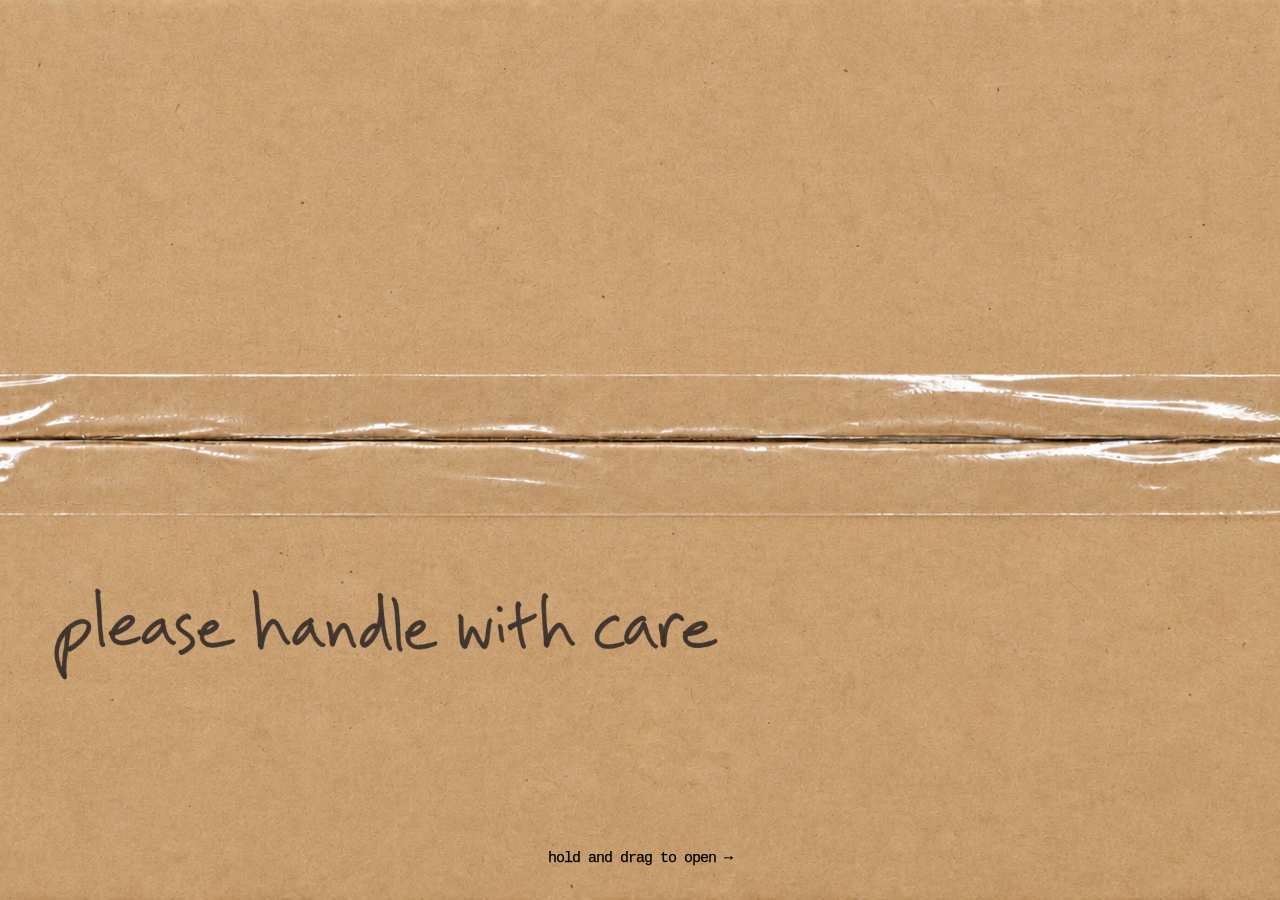
<file: index.html>
<!DOCTYPE html>
<html lang="en">

<head>
    <meta charset="UTF-8">

    <meta
        name="viewport"
        content="width=device-width, initial-scale=1.0"
    >

    <title>Please Handle With Care</title>

    <link
        rel="stylesheet"
        href="index.css"
    >

    <link
        rel="icon"
        type="image/png"
        href="assets/images/index-fav.png"
    >

    <style>
        * {
            box-sizing: border-box;
        }

        html,
        body {
            margin: 0;
            padding: 0;

            width: 100%;
            height: 100%;

            overflow: hidden;
        }

        body {
            opacity: 1;

            transition:
                opacity 0.7s ease;
        }

        body.fade-out {
            opacity: 0;
        }

        .opening-page {
            position: relative;

            display: block;

            width: 100vw;
            height: 100vh;

            cursor: none;
        }

        .box-background {
            position: absolute;

            top: 0;
            left: 0;

            width: 100%;
            height: 100%;

            object-fit: cover;

            opacity: 0;

            transition:
                opacity 0.8s ease;

            z-index: 1;
        }

        .care-text {
            position: absolute;

            top: 70%;
            left: 30%;

            width: 720px;
            max-width: 65vw;
            height: auto;

            transform:
                translate(-50%, -50%);

            opacity: 0;

            transition:
                opacity 0.8s ease;

            z-index: 2;

            pointer-events: none;
        }

        .opening-page.loaded
        .box-background {
            opacity: 1;
        }

        .opening-page.loaded
        .care-text {
            opacity: 0.85;
        }
    </style>
</head>

<body>

    <a
        href="broken.html"
        class="opening-page"
        id="openingPage"
    >

        <img
            src="assets/images/box.png"
            alt="Box"
            class="box-background"
            id="boxBackground"
        >

        <img
            src="assets/images/please handle with care.png"
            alt="Please handle with care"
            class="care-text"
        >

        <p class="cut-instruction">
            hold and drag to open →
        </p>

        <img
            id="scissorCursor"
            src="assets/images/scissor.png"
            alt=""
        >

    </a>


    <script>
        const openingPage =
            document.getElementById(
                "openingPage"
            );

        const boxBackground =
            document.getElementById(
                "boxBackground"
            );

        boxBackground.addEventListener(
            "load",
            function () {

                openingPage.classList.add(
                    "loaded"
                );

            }
        );

        boxBackground.addEventListener(
            "error",
            function () {

                console.log(
                    "box.png 找不到，请检查图片路径"
                );

            }
        );
    </script>


    <script>
        const scissorCursor =
            document.getElementById(
                "scissorCursor"
            );

        let isCutting = false;
        let isLeaving = false;

        const boxScratchSound =
            new Audio(
                "assets/audio/BOX_125782__alienistcog__cardboard-scratches.mp3"
            );

        boxScratchSound.loop = true;
        boxScratchSound.volume = 0.6;


        function startScratchSound() {

            boxScratchSound.currentTime = 0;

            const playPromise =
                boxScratchSound.play();

            if (playPromise !== undefined) {

                playPromise.catch(
                    function () {

                        console.log(
                            "音效播放失败"
                        );

                    }
                );

            }

        }


        function stopScratchSound() {

            boxScratchSound.pause();

            boxScratchSound.currentTime = 0;

        }


        let startX = 0;

        const centerTolerance = 100;

        openingPage.addEventListener(
            "mousemove",
            function (event) {

                scissorCursor.style.left =
                    event.clientX + "px";

                scissorCursor.style.top =
                    event.clientY + "px";

                if (!isCutting) return;

                const isStillInCenter =
                    Math.abs(
                        event.clientY -
                        window.innerHeight / 2
                    ) <= centerTolerance;

                const distance =
                    event.clientX - startX;

                const hasReachedRightSide =
                    event.clientX >=
                    window.innerWidth * 0.88;

                const hasMovedRight =
                    event.clientX > startX;

                if (
                    isCutting &&
                    isStillInCenter &&
                    hasMovedRight &&
                    hasReachedRightSide
                ) {

                    goToNextPage();

                }

            }
        );


        openingPage.addEventListener(
            "mousedown",
            function (event) {

                const isInCenter =
                    Math.abs(
                        event.clientY -
                        window.innerHeight / 2
                    ) <= centerTolerance;

                const isAtLeftSide =
                    event.clientX <=
                    window.innerWidth * 0.12;

                if (
                    !isInCenter ||
                    !isAtLeftSide
                ) {
                    return;
                }

                event.preventDefault();

                isCutting = true;

                startX = event.clientX;
                startY = event.clientY;

                startScratchSound();

                scissorCursor.classList.add(
                    "cutting"
                );

            }
        );


        window.addEventListener(
            "mouseup",
            function () {

                isCutting = false;

                stopScratchSound();

                scissorCursor.classList.remove(
                    "cutting"
                );

            }
        );


        openingPage.addEventListener(
            "click",
            function (event) {

                event.preventDefault();

            }
        );


        function goToNextPage() {

            if (isLeaving) return;

            isLeaving = true;

            stopScratchSound();

            window.location.href =
                "broken.html";

        }
    </script>

</body>

</html>
</file>
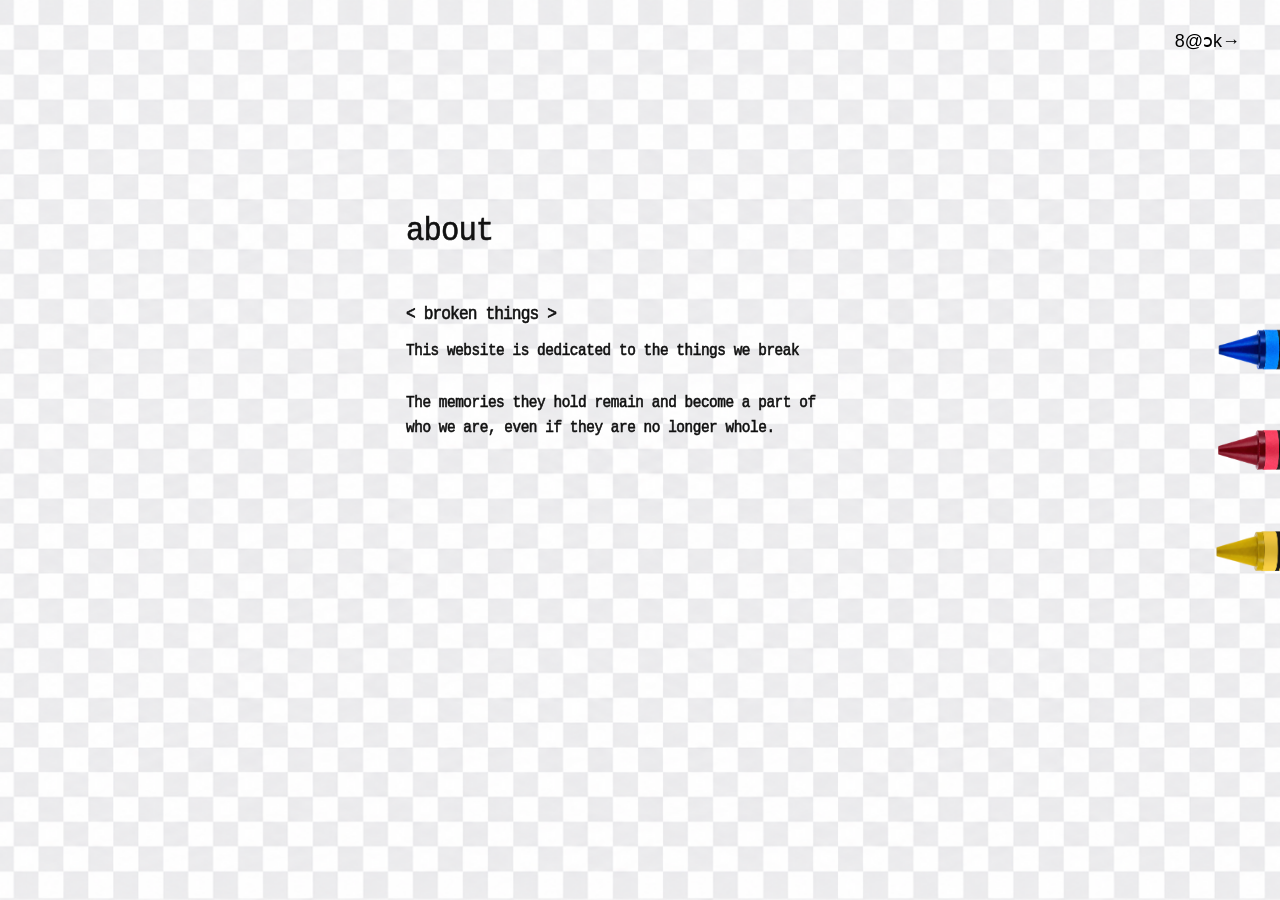
<file: about.html>
<!DOCTYPE html>
<html lang="en">

<head>
    <meta charset="UTF-8">

    <meta
        name="viewport"
        content="width=device-width, initial-scale=1.0"
    >

    <title>About</title>

    <link
        rel="stylesheet"
        href="about.css"
    >

    <link
        rel="icon"
        type="image/png"
        href="assets/images/about-fav.png"
    >
</head>

<body>

    <main class="about-page">

        <!-- Crayon drawing tools -->
        <div
            class="crayon-tools"
            aria-label="Choose a crayon color"
        >

            <button
                class="crayon-button"
                data-color="#3155d8"
                type="button"
            >
                <img
                    src="assets/images/blue.png"
                    alt="Blue crayon"
                >
            </button>

            <button
                class="crayon-button"
                data-color="#d9342b"
                type="button"
            >
                <img
                    src="assets/images/red.png"
                    alt="Red crayon"
                >
            </button>

            <button
                class="crayon-button"
                data-color="#e8c928"
                type="button"
            >
                <img
                    src="assets/images/yellow.png"
                    alt="Yellow crayon"
                >
            </button>

        </div>

        <!-- Drawing canvas -->
        <canvas
            id="drawingCanvas"
        ></canvas>

        <a
            href="broken.html"
            class="back-link"
        >
            8@ↄk→
        </a>

        <section class="about-content">

            <h1>about</h1>

            <h2>< broken things ></h2> 

            <p>
                This website is dedicated to the things we break<br>
                 <br>
                The memories they hold remain and
                become a part of <br>who we are,
                even if they are no longer whole.



            

        </section>

    </main>

    <script src="about.js"></script>

</body>

</html>
</file>
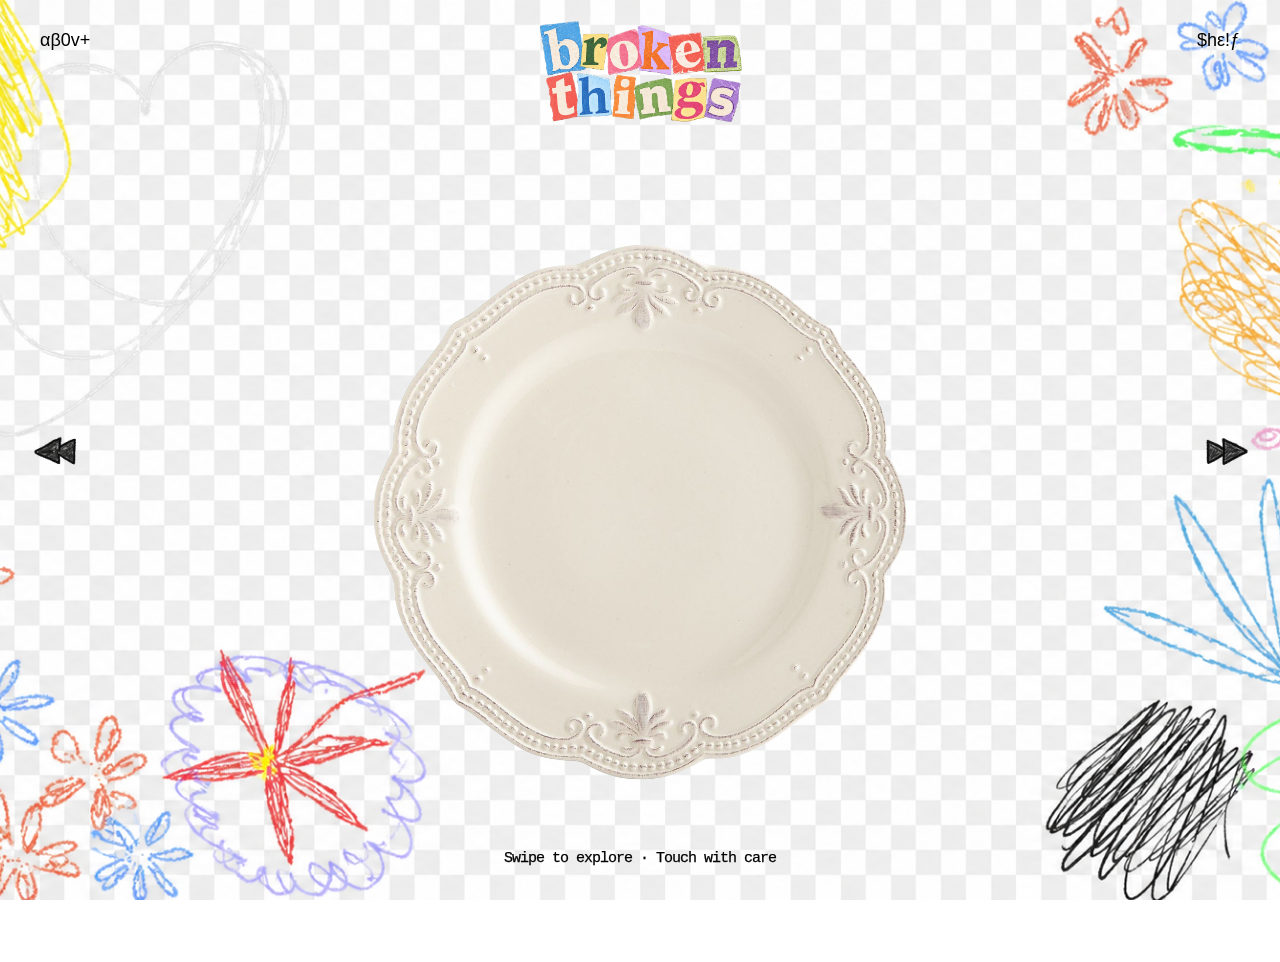
<file: broken.html>
<!DOCTYPE html>
<html lang="en">

<head>
    <meta charset="UTF-8">
    <meta name="viewport" content="width=device-width, initial-scale=1.0">

    <title>Broken Things</title>

    <link rel="stylesheet" href="broken.css">

    <link
    rel="icon"
    type="image/png"
    href="assets/images/broken-fav.png"
    
>

</head>

<body>

    <!-- Title -->
    <h1 class="logo-title">

        <span class="logo-hover">

            <img
                class="logo-image"
                src="assets/images/logo.png"
                alt="Logo"
            >

            <img
                class="logo-glitch"
                src="assets/images/scribble-transparent.gif"
                alt=""
            >

        </span>

    </h1>


    <h6 class="storage-note">
    localStorage.clear();
    </h6>
    <!--localStorage.clear();-->
    
    <!-- Shelf link -->
    <a href="shelf.html" class="shelf-link">
        $hε!ƒ
    </a>

    <!-- About link -->
    <a href="about.html" class="about-link">
        αβ0v+
    </a>

    <!-- Main horizontal slider -->

    <!-- Left arrow -->
    <button
        id="leftArrow"
        class="slider-arrow left-arrow"
        type="button"
    >
        <img
            src="assets/images/left.png"
            alt="Previous"
        >
    </button>


    <!-- Right arrow -->
    <button
        id="rightArrow"
        class="slider-arrow right-arrow"
        type="button"
    >
        <img
            src="assets/images/right.png"
            alt="Next"
        >
    </button>

    <main class="slider" id="slider">

        <!-- Plate -->
        <section class="object-page">

            <img
                id="plate"
                src="assets/images/plate1.png"
                alt="Plate"
                class="object-image"
            >

            <img
                id="plateNarrative"
                src="assets/images/plate_nar.png"
                alt=""
                class="narrative-image"
            >

        </section>


        <!-- Glass -->
        <section class="object-page">

            <img
                id="glass"
                src="assets/images/glass1.png"
                alt="Glass"
                class="object-image"
            >

            <img
                id="glassNarrative"
                src="assets/images/glass_nar.png"
                alt=""
                class="narrative-image"
            >

        </section>


        <!-- Flower -->
        <section class="object-page">

            <img
                id="flower"
                src="assets/images/flower1.png"
                alt="Flower"
                class="object-image"
            >

            <img
                id="flowerNarrative"
                src="assets/images/flower_nar.png"
                alt=""
                class="narrative-image"
            >
            
        </section>


        <!-- Bubble -->
        <section class="object-page">

            <img
                id="bubble"
                src="assets/images/bubble1.png"
                 alt="Bubble"
                 class="object-image"
            >

            <img
                id="bubbleNarrative"
                src="assets/images/bubble_nar.png"
                alt=""
                class="narrative-image"
            >
            
        </section>


        <!-- Polaroid -->
        <section class="object-page">

            <img
                id="polaroid"
                src="assets/images/polaroid1.png"
                alt="Polaroid"
                class="object-image"
            >

            <img
                id="polaroidNarrative"
                src="assets/images/polaroid_nar.png"
                alt=""
                class="narrative-image"
            >
            
        </section>


        <!-- Can -->
        <section class="object-page">

            <img
                id="can"
                src="assets/images/can1.png"
                alt="Can"
                class="object-image"
            >

            <img
                id="canNarrative"
                src="assets/images/can_nar.png"
                alt=""
                class="narrative-image"
            >
            
        </section>


        <!-- Paper -->
        <section class="object-page">

            <img
                id="paper"
                src="assets/images/paper1.png"
                alt="Paper"
                class="object-image"
            >

            <img
                id="paperNarrative"
                src="assets/images/paper_nar.png"
                alt=""
                class="narrative-image"
            >
            
        </section>

        <!-- Teddy -->
        <section class="object-page teddy-page">

            <img
                id="teddy"
                src="assets/images/teddy1.png"
                alt="Teddy"
                class="object-image"
            >

            <img
                id="teddyNarrative"
                src="assets/images/teddy_nar.png"
                alt=""
                class="narrative-image"
            >
            

        </section>

        <!-- Tape -->
        <section class="object-page">

            <img
                id="tape"
                src="assets/images/tape1.png"
                alt="Tape"
                class="object-image"
            >

            <img
                id="tapeNarrative"
                src="assets/images/tape_nar.png"
                alt=""
                class="narrative-image"
            >

        </section>


        <!-- Lego -->
        <section class="object-page">

            <img
                id="lego"
                src="assets/images/lego1.png"
                alt="Lego"
                class="object-image"
            >

            <img
                id="legoNarrative"
                src="assets/images/lego_nar.png"
                alt=""
                class="narrative-image"
            >

        </section>


        <!-- Clock -->
        <section class="object-page">

            <img
                id="clock"
                src="assets/images/clock1.png"
                alt="Clock"
                class="object-image"
            >

            <img
                id="clockNarrative"
                src="assets/images/clock_nar.png"
                alt=""
                class="narrative-image"
            >
        </section>


</section>

    </main>


    <!-- Instruction -->
    <p class="instruction">
        Swipe to explore · Touch with care
    </p>


    <script src="broken.js"></script>

</body>

</html>
</file>
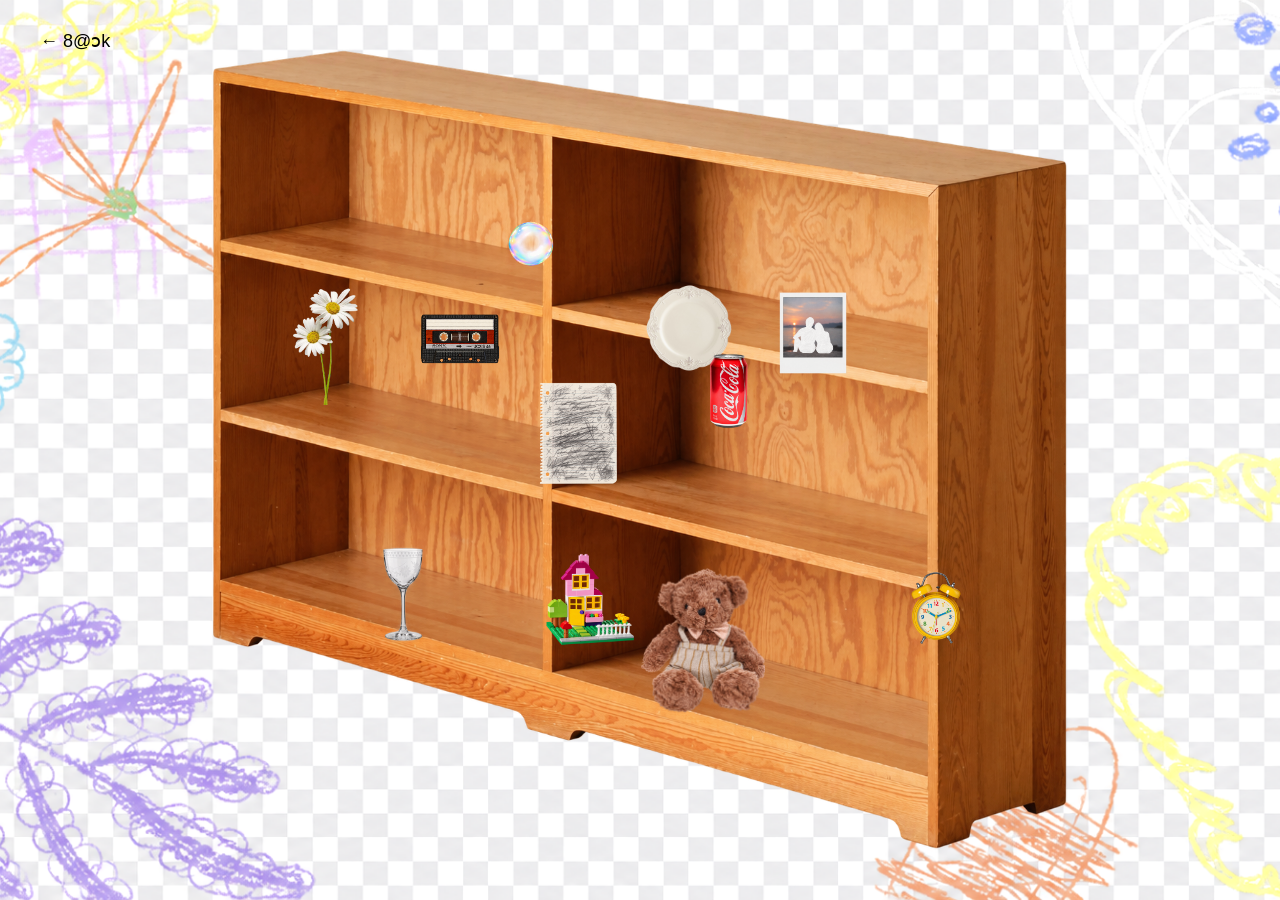
<file: shelf.html>
<!DOCTYPE html>
<html lang="en">

<head>
    <meta charset="UTF-8">
    <meta name="viewport" content="width=device-width, initial-scale=1.0">

    <title>Shelf</title>

    <link
        rel="icon"
        type="image/png"
        href="assets/images/shelf-fav.png"
    >

    <link rel="stylesheet" href="shelf.css">
</head>

<body>

    <!-- Back -->
    <a href="broken.html" class="back">
        ← 8@ↄk
    </a>


    <!-- Shelf -->
    <main class="shelf">

        <!-- Shelf background image -->
        <img
            id="shelfBackground"
            src="assets/images/shelf.png"
            alt="Shelf"
            class="shelf-background"
        >




        <!-- Glass -->
        <img
            id="shelfGlass"
            src="assets/images/glass1.png"
            alt="Glass"
            class="shelf-object glass"
        >


        <!-- Plate -->
        <img
            id="shelfPlate"
            src="assets/images/plate1.png"
            alt="Plate"
            class="shelf-object plate"
        >


        <!-- Flower -->
        <img
            id="shelfFlower"
            src="assets/images/flower1.png"
            alt="Flower"
            class="shelf-object flower"
        >

        <!-- Bubble -->
        <img
            id="shelfBubble"
            src="assets/images/bubble1.png"
            alt="Bubble"
            class="shelf-object bubble"
        >

        <!-- Polaroid -->
        <img
            id="shelfPolaroid"
            src="assets/images/polaroid1.png"
            alt="Polaroid"
            class="shelf-object polaroid"
        >

        <!-- Can -->
        <img
            id="shelfCan"
            src="assets/images/can1.png"
            alt="Can"
            class="shelf-object can"
        >

        <!-- Paper -->
        <img
            id="shelfPaper"
            src="assets/images/paper1.png"
            alt="Paper"
            class="shelf-object paper"
        >

        <!-- Teddy -->
        <img
            id="shelfTeddy"
            src="assets/images/teddy1.png"
            alt="Teddy"
            class="shelf-object teddy"
        >

        <!-- Tape -->
        <img
            id="shelfTape"
            src="assets/images/tape1.png"
            alt="Tape"
            class="shelf-object tape"
        >


        <!-- Lego -->
        <img
            id="shelfLego"
            src="assets/images/lego1.png"
            alt="Lego"
            class="shelf-object lego"
        >


        <!-- Clock -->
        <img
            id="shelfClock"
            src="assets/images/clock1.png"
            alt="Clock"
            class="shelf-object clock"
        >


        <!-- Final shelf ending -->
        <div
            id="shelfEnding"
            class="shelf-ending"
        >

            <div
                id="shelfDialogue"
                class="shelf-dialogue"
            >

                <img
                    src="assets/images/shelf_nar.png"
                    alt=""
                    class="shelf-nar"
                >

                <p
                    id="shelfEndingText"
                    class="shelf-ending-text"
                ></p>

                <img
                    id="shelfArrow"
                    src="assets/images/arrow.png"
                    alt="Continue"
                    class="shelf-arrow"
                >

            </div>


            <img
                id="shelfHands"
                src="assets/images/hands.png"
                alt=""
                class="shelf-hands"
            >

            <img
                id="shelfHammer"
                src="assets/images/hammer.png"
                alt="Hammer"
                class="shelf-hammer"
            >

            <span
                id="shelfSpaceHint"
                class="shelf-space-hint"
            >
                [space]
            </span>

        </div>
    </main>


    <script src="shelf.js"></script>

</body>

</html>
</file>
<file: index.css>
.opening-page {
    cursor: none;
}


#scissorCursor {
    position: fixed;

    top: 0;
    left: 0;

    width: 150px;
    height: auto;

    transform:
        translate(-50%, -50%);

    z-index: 10;

    pointer-events: none;

    opacity: 0;

    transition:
        opacity 0.2s ease,
        transform 0.15s ease;
}

.opening-page:hover #scissorCursor {
    opacity: 1;
}

#scissorCursor.cutting {
    transform:
        translate(-50%, -50%)
        scale(1.08); 
}

.cut-instruction {
    position: absolute;

    bottom: 30px;
    left: 0;

    width: 100%;

    margin: 0;

    text-align: center;

    font-family: "Courier New", sans-serif;
    font-size: 15px;
    color: black;
    line-height: 1.45;
    letter-spacing: -1px;
    font-weight: 400;

    -webkit-text-stroke: 0.25px currentColor;

    z-index: 10;

    pointer-events: none;
}
</file>
<file: about.css>
* {
    box-sizing: border-box;
}

html,
body {
    margin: 0;
    padding: 0;

    width: 100%;
    min-height: 100%;

    background: #f5f5f5;
}

body {
    background-image:
        url("assets/images/10.png");

    background-size: cover;
    background-position: center;
    background-repeat: no-repeat;
    background-attachment: fixed;

    color: #111;
    font-family: Arial, sans-serif;
}

.about-page {
    position: relative;

    min-height: 100vh;
    padding: 45px;

    user-select: none;
}

.back-link {
    position: absolute;

    top: 30px;
    right: 40px;

    color: black;

    font-family: Arial, sans-serif;
    font-size: 18px;
    text-decoration: none;

    z-index: 20;
}

.back-link:hover {
    text-decoration: underline;
}

.about-content {
    width: 520px;
    max-width: 75vw;

    transform:
            scaleX(0.9);

    font-family: "Courier New", sans-serif;
    font-size: 15px;
    line-height: 1.45;
    letter-spacing: -1px;
    font-weight: 400;

    -webkit-text-stroke: 0.6px currentColor;

    margin: 0 auto;
    padding-top: 18vh;
}

h1 {
    margin: 0 0 45px;

    font-size: 34px;
    font-weight: normal;
    letter-spacing: -1px;
}

h2 {
    margin: 35px 0 12px;

    font-size: 18px;
    font-weight: normal;
}

p {
    margin: 0;

    font-size: 16px;
    line-height: 1.6;
    letter-spacing: -0.5px;
}


.credits {
    margin-top: 55px;

    font-size: 16px;
    line-height: 1.6;
}

/* ================================
   Crayon drawing tools
================================ */

.crayon-tools {
    position: fixed;

    top: 50%;
    right: -175px;

    display: flex;
    flex-direction: column;
    gap: 0px;

    transform: translateY(-50%);

    z-index: 40;
}

.crayon-button + .crayon-button {
    margin-top: -40px;
}

.crayon-button {
    width: 250px;
    height: auto;

    padding: 0;

    border: none;
    background: transparent;

    cursor: pointer;

    transition:
        transform 0.2s ease,
        opacity 0.2s ease;
}

.crayon-button img {
    display: block;

    width: 100%;
    height: 100%;

    object-fit: contain;
}

.crayon-button:hover {
    transform:
        translateX(-100px)
        scale(1.05);
}

.crayon-button.active {
    transform:
        translateX(-100px)
        scale(1.08);
}


/* ================================
   Drawing canvas
================================ */

#drawingCanvas {
    position: fixed;

    top: 0;
    left: 0;

    width: 100vw;
    height: 100vh;

    z-index: 15;

    pointer-events: none;
}
</file>
<file: broken.css>
* {
    box-sizing: border-box;
}

html,
body {
    margin: 0;
    padding: 0;

    width: 100%;
    height: 100%;

    overflow: hidden;

    background-color: white;

    background-image:
        url("assets/images/4.png");

        background-size: cover;
        background-position: center;
        background-repeat: no-repeat;
        background-attachment: fixed;
        
    color: black;

    font-family: Arial, sans-serif;
}

.storage-note {
    opacity: 0;
    pointer-events: none;
    user-select: none;
}
/* ================================
   Title
================================ */

h1 {
    position: absolute;

    top: 5px;
    left: 0;

    width: 100%;

    margin: 0;

    text-align: center;

    font-size: 32px;
    font-weight: normal;

    z-index: 10;

    pointer-events: none;
}

.logo-title img {
    display: block;

    width: 260px;
    height: auto;

    margin: 0 auto;
}


.logo-title {
    pointer-events: none;
}

.logo-hover {
    position: relative;

    display: inline-block;

    pointer-events: auto;
}

.logo-image {
    display: block;

    position: relative;
    z-index: 1;

    margin: 0 auto;
}

.logo-glitch {
    position: absolute;

    top: 50%;
    left: 50%;

    width: 220px;
    height: auto;

    transform: translate(-50%, -50%);

    opacity: 0;
    visibility: hidden;

    z-index: 2;
    pointer-events: none;
}

.logo-title:hover .logo-glitch {
    opacity: 1;
    visibility: visible;

    animation:
        logoGlitch 0.35s steps(2, end)
        infinite;
}

.logo-image {
    position: relative;
    z-index: 1;
}

.logo-glitch {
    position: absolute;

    top: 50%;
    left: 50%;

    width: 220px;
    height: auto;

    transform: translate(-50%, -50%);

    opacity: 0;
    z-index: 2;

    pointer-events: none;
}

.logo-hover:hover .logo-glitch {
    opacity: 1;
    visibility: visible;

    animation:
        logoGlitch 0.35s steps(2, end)
        infinite;
}

@keyframes logoGlitch {

    0% {
        transform:
            translate(-50%, -50%)
            translate(0, 0);
    }

    25% {
        transform:
            translate(-50%, -50%)
            translate(-4px, 2px);
    }

    50% {
        transform:
            translate(-50%, -50%)
            translate(3px, -2px);
    }

    75% {
        transform:
            translate(-50%, -50%)
            translate(-2px, 1px);
    }

    100% {
        transform:
            translate(-50%, -50%)
            translate(0, 0);
    }

}


/* ================================
   Shelf link
================================ */

.shelf-link {
    position: absolute;

    top: 30px;
    right: 40px;

    color: black;

    text-decoration: none;

    font-size: 18px;

    z-index: 20;
}

.shelf-link:hover {
    text-decoration: underline;
}



/* ================================
   About link
================================ */


.about-link {
    position: absolute;

    top: 30px;
    left: 40px;

    color: black;

    text-decoration: none;

    font-size: 18px;

    z-index: 20;
}

.about-link:hover {
    text-decoration: underline;
}

/* ================================
   Horizontal slider
================================ */

.slider {
    width: 100vw;
    height: 100vh;

    display: flex;

    overflow-x: scroll;
    overflow-y: hidden;

    scroll-snap-type: x mandatory;
    scroll-behavior: smooth;

    will-change: scroll-position;

    scrollbar-width: none;

    touch-action: pan-x;

    cursor: grab;
}

.slider {
    visibility: hidden;
}

.slider.ready {
    visibility: visible;
}

.slider::-webkit-scrollbar {
    display: none;
}

.slider.dragging {
    cursor: grabbing;

    scroll-behavior: auto;
}


/* ================================
   Slider arrows
================================ */

.slider-arrow {
    position: fixed;

    top: 50%;

    width: 60px;
    height: 60px;

    padding: 0;

    border: none;
    background: transparent;

    transform: translateY(-50%);

    z-index: 30;

    cursor: pointer;

    transition:
        transform 0.2s ease,
        opacity 0.2s ease;
}

.slider-arrow img {
    display: block;

    width: 100%;
    height: auto;
}

.left-arrow {
    left: 25px;
}

.right-arrow {
    right: 25px;
}

.left-arrow:hover {
    opacity: 0.85;

    transform:
        translate(-4px, -50%)
        rotate(-8deg);
}

.right-arrow:hover {
    opacity: 0.85;

    transform:
        translate(4px, -50%)
        rotate(8deg);
}


/* ================================
   Object pages
================================ */

.object-page {
    min-width: 100vw;
    width: 100vw;
    height: 100vh;

    position: relative;

    flex-shrink: 0;

    display: flex;
    align-items: center;
    justify-content: center;

    scroll-snap-align: center;
}


/* ================================
   Objects
================================ */

.object-image {
    width: auto;
    height: auto;
    max-width: 70vw;
    max-height: 70vh;
    object-fit: contain;
    object-position: center center;

    cursor: pointer;
    user-select: none;
    -webkit-user-drag: none;
    transition:
    transform 0.4s ease,
    opacity 0.4s ease;
}


/* Small hover effect on desktop */

@media (hover: hover) {

    .object-image:hover {
        opacity: 0.9;

        animation:
            fragileShake 0.45s ease-in-out
            infinite;
    }

}

@keyframes fragileShake {

    0% {
        transform:
            scale(0.99)
            rotate(0deg);
    }

    25% {
        transform:
            scale(0.99)
            rotate(-0.4deg)
            translateX(-1px);
    }

    50% {
        transform:
            scale(0.99)
            rotate(0.4deg)
            translateX(1px);
    }

    75% {
        transform:
            scale(0.99)
            rotate(-0.25deg)
            translateX(-1px);
    }

    100% {
        transform:
            scale(0.99)
            rotate(0deg);
    }

}

/* ================================
   Instruction
================================ */

.instruction {
    position: absolute;

    bottom: 30px;
    left: 0;

    width: 100%;

    margin: 0;

    text-align: center;

    font-family: "Courier New", sans-serif;
    font-size: 15px;
    line-height: 1.45;
    letter-spacing: -1px;
    font-weight: 400;

    -webkit-text-stroke: 0.25px currentColor;

    z-index: 10;

    pointer-events: none;
}


/* ================================
   Mobile
================================ */

@media (max-width: 700px) {

    h1 {
        top: 25px;

        font-size: 26px;
    }


    .shelf-link {
        top: 25px;
        right: 20px;

        font-size: 16px;
    }


    .object-image {
        width: 400px;
        height: 600px;
        max-width: 70vw;
        max-height: 70vh;
        object-fit: contain;
    }


    .instruction {
        bottom: 20px;

        font-size: 14px;
    }

}

.teddy-page {
    position: relative;
}


/* ================================
   Narrative images
================================ */

.narrative-image {
    position: absolute;

    left: 50%;
    top: 45%;

    width: 400px;
    height: 400px;

    transform:
        translate(-50%, -50%)
        translateY(0);

    object-fit: contain;

    opacity: 0;
    visibility: hidden;

    transition:
        opacity 1.2s ease,
        transform 1.2s ease,
        visibility 1.2s ease;

    cursor: pointer;
    pointer-events: none;
}

.narrative-image.show {
    opacity: 1;
    visibility: visible;
    pointer-events: auto;
}

.narrative-image.slide-down {
    opacity: 0;
    visibility: hidden;

    transform:
        translate(-50%, -50%)
        translateY(180px);

    pointer-events: none;
}


#tape {
    width: 500px;
    height: auto;
}
</file>
<file: shelf.css>
* {
    box-sizing: border-box;
}

html,
body {
    margin: 0;
    padding: 0;

    width: 100%;
    height: 100%;

    background-image:
        url("assets/images/5.png");

        background-size: cover;
        background-position: center;
        background-repeat: no-repeat;
        background-attachment: fixed;
        

    overflow: hidden;
}


/* ================================
   Back button
================================ */

.back {
    position: absolute;

    top: 30px;
    left: 40px;

    color: black;

    text-decoration: none;

    font-family: Arial, sans-serif;

    font-size: 18px;

    z-index: 20;
}

.back:hover {
    text-decoration: underline;
}


/* ================================
   Shelf
================================ */

.shelf {
    position: relative;

    width: 100vw;
    height: 100vh;
}


/* ================================
   Shelf background
================================ */

.shelf-background {
    position: absolute;
    top: 0;
    left: 0;
    width: 100%;
    height: 100%;
    object-fit: contain;
    z-index: 1;
    user-select: none;
    -webkit-user-drag: none;
}


/* ================================
   Objects
================================ */

.shelf-object {
    position: absolute;

    object-fit: contain;

    z-index: 5;

    user-select: none;

    -webkit-user-drag: none;

    cursor: grab;

    touch-action: none;
}

.shelf-object:active {
    cursor: grabbing;
}


/* ================================
   Glass
================================ */

.glass {
    width: 90px;
    height: 120px;

    left: 28%;
    bottom: 28%;
}


/* ================================
   Plate
================================ */

.plate {
    width: 150px;
    height: 100px;

    left: 48%;
    bottom: 58%;
}


/* ================================
   Flower
================================ */

.flower {
    width: 90px;
    height: 120px;

    right: 71%;
    bottom: 55%;
}


/* ================================
   Bubble
================================ */

.bubble {
    width: 90px;
    height: 90px;

    left: 38%;
    bottom: 68%;
}


/* ================================
   Polaroid
================================ */
.polaroid {
    width: 90px;
    height: auto;

    left: 60%;
    bottom: 58%;
}


/* ================================
   Can
================================ */
.can {
    width: 100px;
    height: auto;

    left: 53%;
    bottom: 51%;
}


/* ================================
   Paper
================================ */
.paper {
    width: 80px;
    height: auto;

    left: 42%;
    bottom: 46%;
}


/* ================================
   Teddy
================================ */
.teddy {
    width: 125px;
    height: auto;

    left: 50%;
    bottom: 20%;
}


/* ================================
   Tape
================================ */
.tape {
    width: 100px;
    height: auto;

    left: 32%;
    bottom: 58%;
}


/* ================================
   Lego
================================ */
.lego {
    width: 100px;
    height: auto;

    left: 42%;
    bottom: 28%;
}


/* ================================
   Clock
================================ */
.clock {
    width: 80px;
    height: auto;

    left: 70%;
    bottom: 28%;
}


/* ================================
   Mobile
================================ */

@media (max-width: 700px) {

    .back {
        top: 20px;
        left: 20px;

        font-size: 16px;
    }


    .glass {
        width: 100px;
        height: 150px;

        left: 15%;
        bottom: 30%;
    }


    .plate {
        width: 130px;
        height: 110px;

        left: 42%;
        bottom: 30%;
    }


    .flower {
        width: 100px;
        height: 150px;

        right: 12%;
        bottom: 30%;
    }

}



/* ================================
   Ending layer
================================ */

.shelf-ending {
    position: fixed;

    inset: 0;

    z-index: 30;

    opacity: 0;
    visibility: hidden;

    pointer-events: none;

    transition:
        opacity 0.8s ease,
        visibility 0.8s ease;
}

.shelf-ending.show {
    opacity: 1;
    visibility: visible;
}


/* ================================
   Shelf dialogue
================================ */

.shelf-dialogue {
    position: absolute;

    left: 50%;
    bottom: 5%;

    width: 520px;
    max-width: 72vw;

    transform:
        translate(-50%, 25px);

    opacity: 0;

    transition:
        opacity 1s ease,
        transform 1s ease;

    z-index: 40;

    pointer-events: none;
}

.shelf-ending.show
.shelf-dialogue {
    opacity: 1;

    transform:
        translate(-50%, 0);

    transition-delay: 0.8s;
}


.shelf-nar {
    display: block;

    width: 100%;
    height: auto;
}


/* Text inside dialogue image */

.shelf-ending-text {
    position: absolute;

    top: 53%;
    left: 50%;

    width: 100%;

    transform:
        translate(-50%, -50%)
        scaleX(0.85);

    margin: 0;

    color: black;

    font-family: "Courier New",sans-serif;

    font-size: 18px;
    line-height: 1.45;
    letter-spacing: -1px;
    font-weight: 400;

    -webkit-text-stroke: 0.25px currentColor;

    text-align: center;

    white-space: normal;
    white-space: pre-line;
}

/* ================================
   Hands
================================ */

.shelf-hands {
    position: absolute;

    left: 50%;
    bottom: -8%;

    width: 320px;
    height: auto;

    transform:
        translateX(-50%)
        translateY(100%);

    opacity: 0;

    transition:
        transform 1.3s ease,
        opacity 1s ease;

    pointer-events: none;
}

.shelf-ending.tools-show
.shelf-hands {
    opacity: 1;

    transform:
        translateX(-50%)
        translateY(0);

    transition-delay: 0.6s;
}


/* Hands leave through the same path */

.shelf-ending.tools-show
.shelf-hands.exit {
    transform:
        translateX(-50%)
        translateY(100%);

    opacity: 0;

    transition:
        transform 1.3s ease,
        opacity 1s ease;
}

/* ================================
   Hammer
================================ */

.shelf-hammer {
    position: absolute;

    left: 42%;
    bottom: 15%;

    width: 200px;
    height: auto;

    transform:
        translateY(130%)
        rotate(-12deg);

    opacity: 0;

    cursor: grab;

    user-select: none;
    -webkit-user-drag: none;

    pointer-events: auto;

    transition:
        transform 1.3s ease,
        opacity 1s ease;
}

.shelf-ending.tools-show
.shelf-hammer {
    transform:
        translateY(0)
        rotate(-12deg);

    opacity: 1;

    transition-delay: 0.8s;
}

.shelf-hammer:active {
    cursor: grabbing;
}

.shelf-hammer.picked {
    transform:
        rotate(-12deg);

    transition: none;
}


/* ================================
   Shelf shaking
================================ */

.shelf.shake {
    animation:
        shelfShake 0.28s ease;
}

@keyframes shelfShake {

    0% {
        transform: translateX(0);
    }

    25% {
        transform: translateX(-8px) rotate(-0.5deg);
    }

    50% {
        transform: translateX(8px) rotate(0.5deg);
    }

    75% {
        transform: translateX(-5px);
    }

    100% {
        transform: translateX(0);
    }
}


/* ================================
   Mobile
================================ */

@media (max-width: 700px) {

    .shelf-ending-text {
        top: 16%;

        font-size: 16px;
    }

    .shelf-hands {
        width: 280px;
    }

    .shelf-hammer {
        width: 105px;

        left: 58%;
        bottom: 18%;
    }

}

/* ================================
   Dialogue exit
================================ */

.shelf-ending.dialogue-exit
.shelf-dialogue {
    opacity: 0;

    transform:
        translate(-50%, 80px);

    pointer-events: none;

    transition:
        opacity 0.8s ease,
        transform 0.8s ease;
}


/* ================================
   Arrow
================================ */

.shelf-arrow {
    position: absolute;

    right: 3%;
    bottom: 5%;

    width: 55px;
    height: auto;

    cursor: pointer;

    pointer-events: auto;

    transition:
        transform 0.2s ease,
        opacity 0.2s ease;
}

.shelf-arrow:hover {
    transform:
        translateX(5px)
        rotate(-5deg);

    opacity: 0.7;
}

.shelf-ending.dialogue-exit
.shelf-arrow {
    pointer-events: none;
    opacity: 0;
}

/* ================================
   Hammer hit motion
================================ */

.shelf-hammer.hammer-hit {
    animation:
        hammerHit 0.35s ease;
    transform-origin:
        25% 80%;
}

@keyframes hammerHit {

    0% {
        transform:
            rotate(-12deg)
            translateY(0);
    }

    35% {
        transform:
            rotate(-45deg)
            translateY(-18px);
    }

    70% {
        transform:
            rotate(18deg)
            translateY(12px);
    }

    100% {
        transform:
            rotate(-12deg)
            translateY(0);
    }

}

.shelf-space-hint {
    position: fixed;

    transform:
        translateX(-50%);

    color: rgb(85, 110, 236);

    font-family: "Courier New", sans-serif;

    font-size: 18px;
    line-height: 1.45;
    letter-spacing: -1px;
    font-weight: 400;

    -webkit-text-stroke: 0.25px currentColor;

    white-space: nowrap;

    opacity: 0;

    pointer-events: none;

    z-index: 50;

    transition:
        opacity 0.3s ease;
}

.shelf-space-hint.show {
    opacity: 1;
}
</file>
